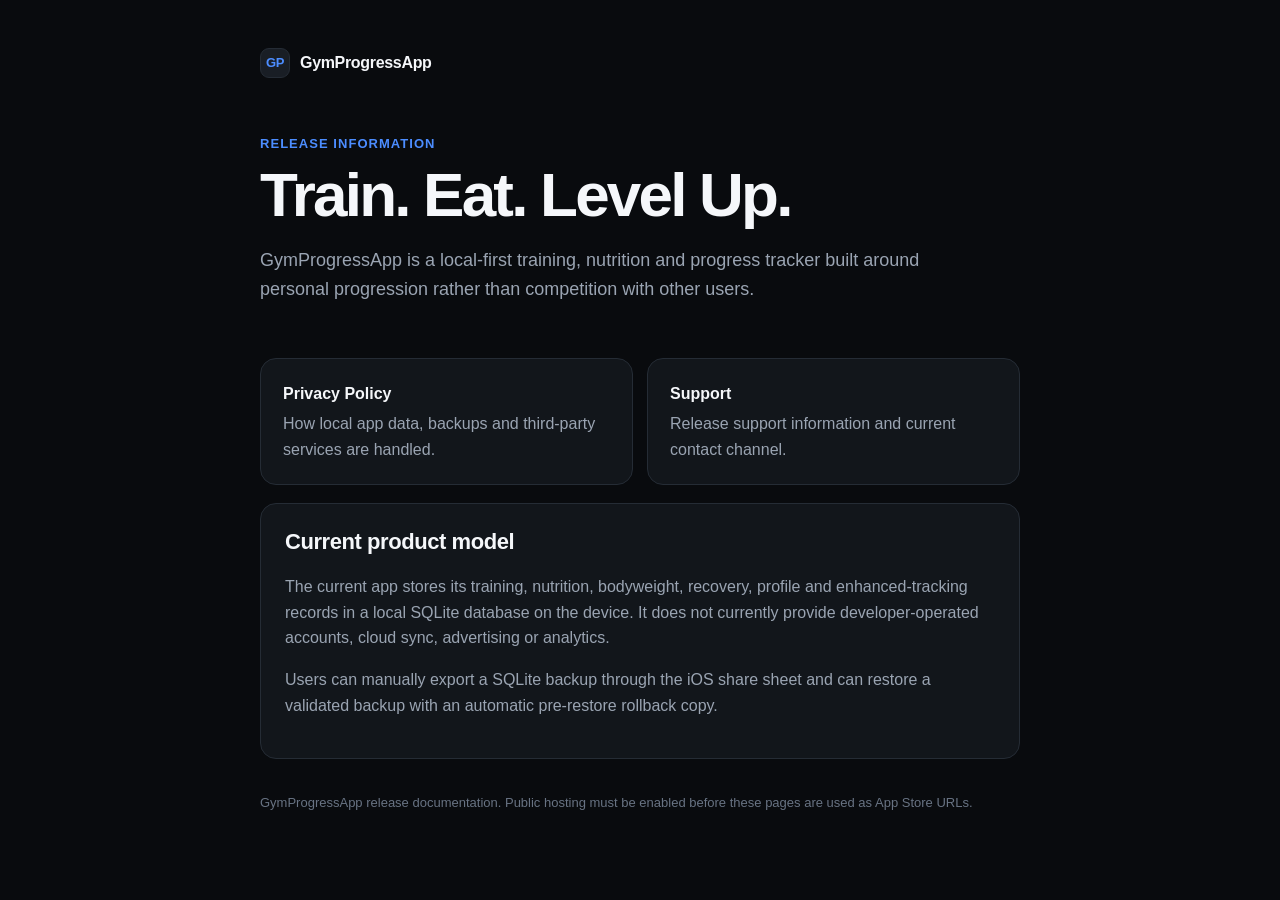
<file: index.html>
<!doctype html>
<html lang="en">
<head>
  <meta charset="utf-8" />
  <meta name="viewport" content="width=device-width, initial-scale=1" />
  <meta name="description" content="GymProgressApp release information, privacy policy and support." />
  <title>GymProgressApp</title>
  <link rel="stylesheet" href="./styles.css" />
</head>
<body>
  <main class="shell">
    <a class="brand" href="./index.html" aria-label="GymProgressApp home">
      <span class="brand-mark">GP</span>
      <span>GymProgressApp</span>
    </a>

    <div class="hero">
      <p class="eyebrow">Release information</p>
      <h1>Train. Eat. Level Up.</h1>
      <p class="lede">
        GymProgressApp is a local-first training, nutrition and progress tracker built around personal progression rather than competition with other users.
      </p>
    </div>

    <div class="grid">
      <a class="card" href="./privacy.html">
        <strong>Privacy Policy</strong>
        <span>How local app data, backups and third-party services are handled.</span>
      </a>
      <a class="card" href="./support.html">
        <strong>Support</strong>
        <span>Release support information and current contact channel.</span>
      </a>
    </div>

    <section>
      <h2>Current product model</h2>
      <p>
        The current app stores its training, nutrition, bodyweight, recovery, profile and enhanced-tracking records in a local SQLite database on the device. It does not currently provide developer-operated accounts, cloud sync, advertising or analytics.
      </p>
      <p>
        Users can manually export a SQLite backup through the iOS share sheet and can restore a validated backup with an automatic pre-restore rollback copy.
      </p>
    </section>

    <footer>
      GymProgressApp release documentation. Public hosting must be enabled before these pages are used as App Store URLs.
    </footer>
  </main>
</body>
</html>
</file>
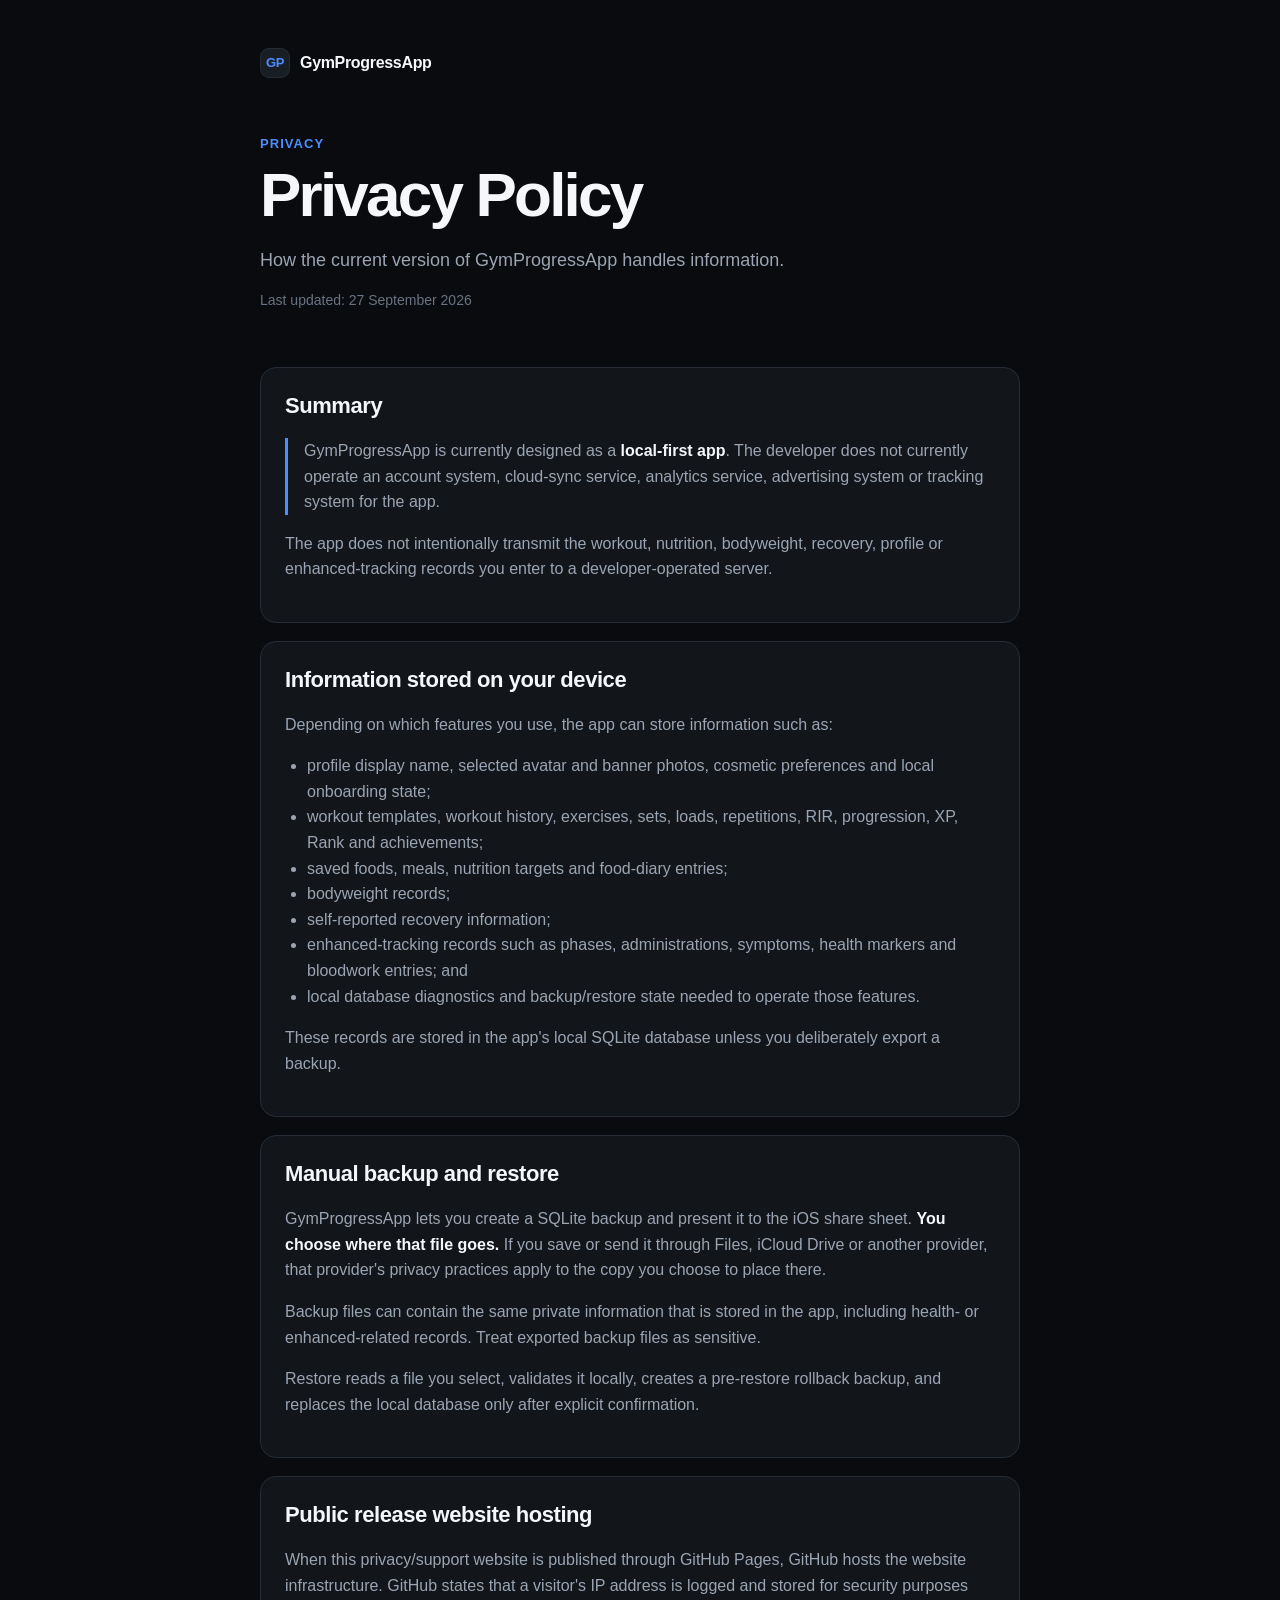
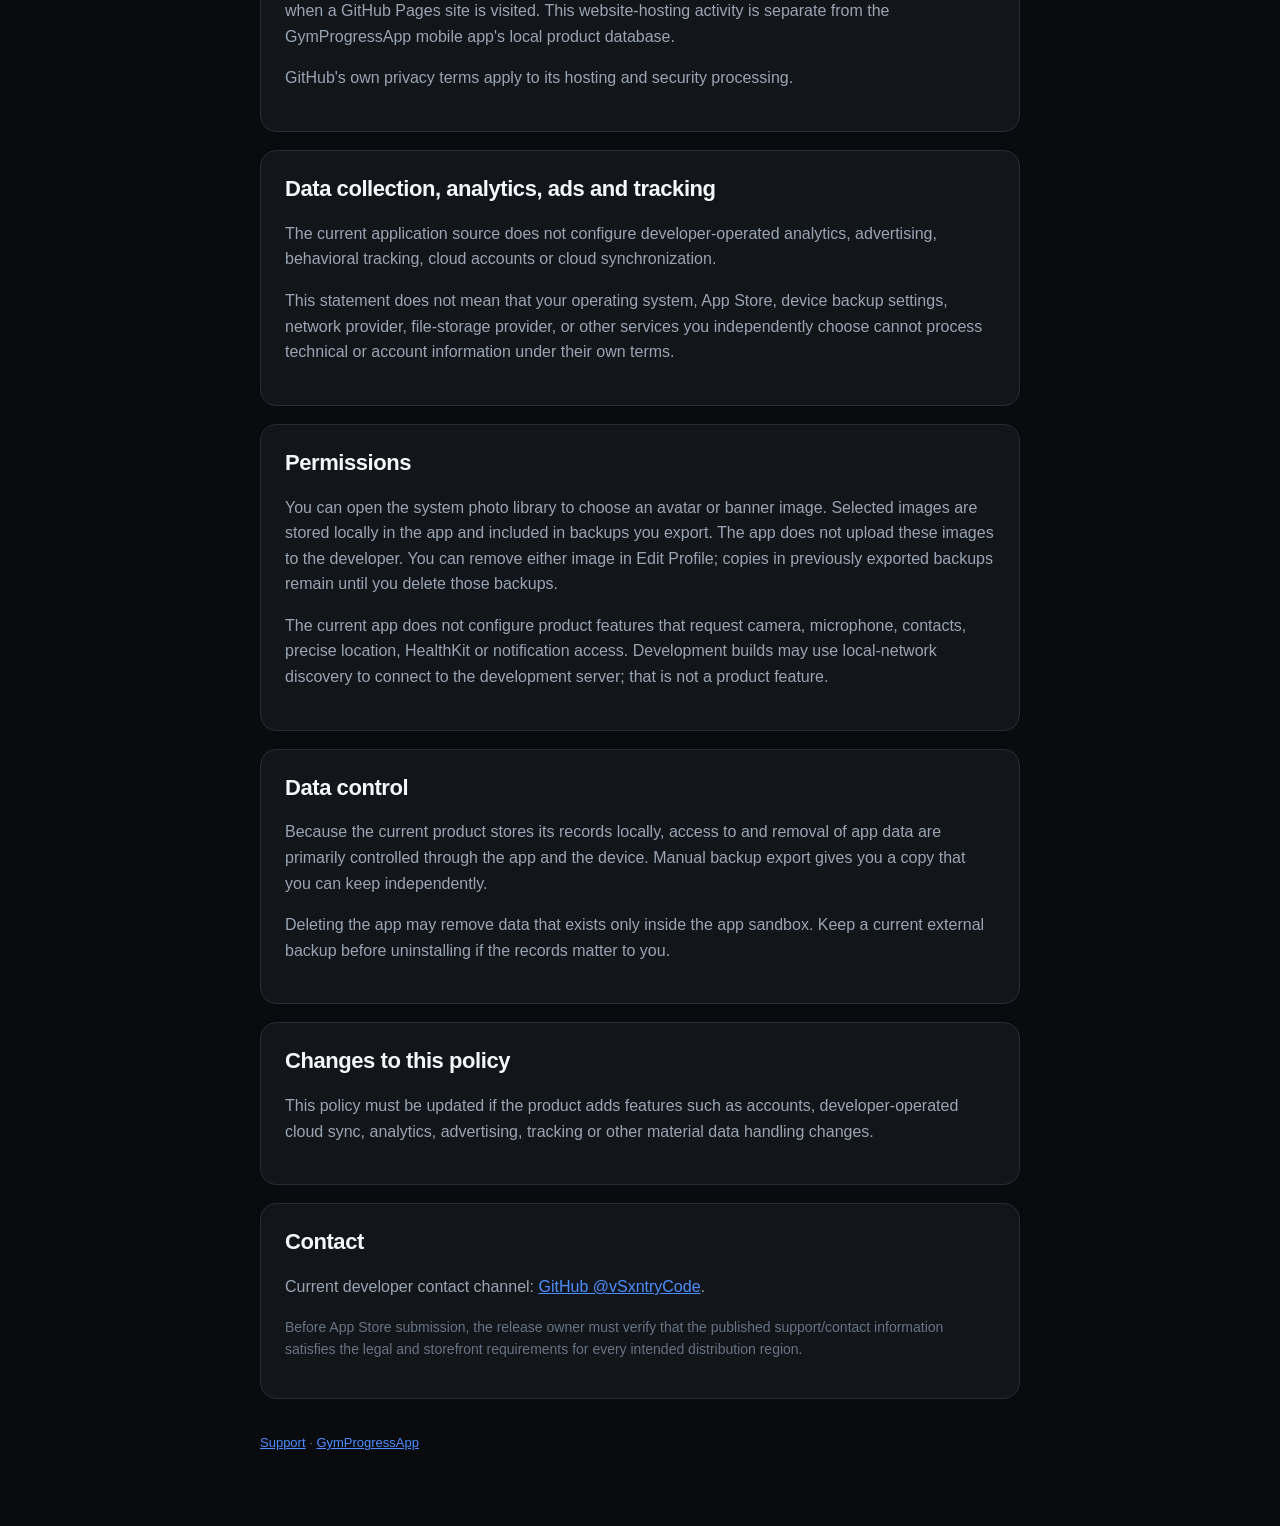
<file: privacy.html>
<!doctype html>
<html lang="en">
<head>
  <meta charset="utf-8" />
  <meta name="viewport" content="width=device-width, initial-scale=1" />
  <meta name="description" content="GymProgressApp Privacy Policy." />
  <title>Privacy Policy — GymProgressApp</title>
  <link rel="stylesheet" href="./styles.css" />
</head>
<body>
  <main class="shell">
    <a class="brand" href="./index.html" aria-label="GymProgressApp home">
      <span class="brand-mark">GP</span>
      <span>GymProgressApp</span>
    </a>

    <div class="hero">
      <p class="eyebrow">Privacy</p>
      <h1>Privacy Policy</h1>
      <p class="lede">How the current version of GymProgressApp handles information.</p>
      <p class="meta">Last updated: 27 September 2026</p>
    </div>

    <section>
      <h2>Summary</h2>
      <p class="notice">
        GymProgressApp is currently designed as a <strong>local-first app</strong>. The developer does not currently operate an account system, cloud-sync service, analytics service, advertising system or tracking system for the app.
      </p>
      <p>
        The app does not intentionally transmit the workout, nutrition, bodyweight, recovery, profile or enhanced-tracking records you enter to a developer-operated server.
      </p>
    </section>

    <section>
      <h2>Information stored on your device</h2>
      <p>Depending on which features you use, the app can store information such as:</p>
      <ul>
        <li>profile display name, selected avatar and banner photos, cosmetic preferences and local onboarding state;</li>
        <li>workout templates, workout history, exercises, sets, loads, repetitions, RIR, progression, XP, Rank and achievements;</li>
        <li>saved foods, meals, nutrition targets and food-diary entries;</li>
        <li>bodyweight records;</li>
        <li>self-reported recovery information;</li>
        <li>enhanced-tracking records such as phases, administrations, symptoms, health markers and bloodwork entries; and</li>
        <li>local database diagnostics and backup/restore state needed to operate those features.</li>
      </ul>
      <p>
        These records are stored in the app's local SQLite database unless you deliberately export a backup.
      </p>
    </section>

    <section>
      <h2>Manual backup and restore</h2>
      <p>
        GymProgressApp lets you create a SQLite backup and present it to the iOS share sheet. <strong>You choose where that file goes.</strong> If you save or send it through Files, iCloud Drive or another provider, that provider's privacy practices apply to the copy you choose to place there.
      </p>
      <p>
        Backup files can contain the same private information that is stored in the app, including health- or enhanced-related records. Treat exported backup files as sensitive.
      </p>
      <p>
        Restore reads a file you select, validates it locally, creates a pre-restore rollback backup, and replaces the local database only after explicit confirmation.
      </p>
    </section>

    <section>
      <h2>Public release website hosting</h2>
      <p>
        When this privacy/support website is published through GitHub Pages, GitHub hosts the website infrastructure. GitHub states that a visitor's IP address is logged and stored for security purposes when a GitHub Pages site is visited. This website-hosting activity is separate from the GymProgressApp mobile app's local product database.
      </p>
      <p>
        GitHub's own privacy terms apply to its hosting and security processing.
      </p>
    </section>

    <section>
      <h2>Data collection, analytics, ads and tracking</h2>
      <p>
        The current application source does not configure developer-operated analytics, advertising, behavioral tracking, cloud accounts or cloud synchronization.
      </p>
      <p>
        This statement does not mean that your operating system, App Store, device backup settings, network provider, file-storage provider, or other services you independently choose cannot process technical or account information under their own terms.
      </p>
    </section>

    <section>
      <h2>Permissions</h2>
      <p>
        You can open the system photo library to choose an avatar or banner image. Selected images are stored locally in the app and included in backups you export. The app does not upload these images to the developer. You can remove either image in Edit Profile; copies in previously exported backups remain until you delete those backups.
      </p>
      <p>
        The current app does not configure product features that request camera, microphone, contacts, precise location, HealthKit or notification access. Development builds may use local-network discovery to connect to the development server; that is not a product feature.
      </p>
    </section>

    <section>
      <h2>Data control</h2>
      <p>
        Because the current product stores its records locally, access to and removal of app data are primarily controlled through the app and the device. Manual backup export gives you a copy that you can keep independently.
      </p>
      <p>
        Deleting the app may remove data that exists only inside the app sandbox. Keep a current external backup before uninstalling if the records matter to you.
      </p>
    </section>

    <section>
      <h2>Changes to this policy</h2>
      <p>
        This policy must be updated if the product adds features such as accounts, developer-operated cloud sync, analytics, advertising, tracking or other material data handling changes.
      </p>
    </section>

    <section>
      <h2>Contact</h2>
      <p>
        Current developer contact channel: <a href="https://github.com/vSxntryCode">GitHub @vSxntryCode</a>.
      </p>
      <p class="meta">
        Before App Store submission, the release owner must verify that the published support/contact information satisfies the legal and storefront requirements for every intended distribution region.
      </p>
    </section>

    <footer>
      <a href="./support.html">Support</a> · <a href="./index.html">GymProgressApp</a>
    </footer>
  </main>
</body>
</html>
</file>
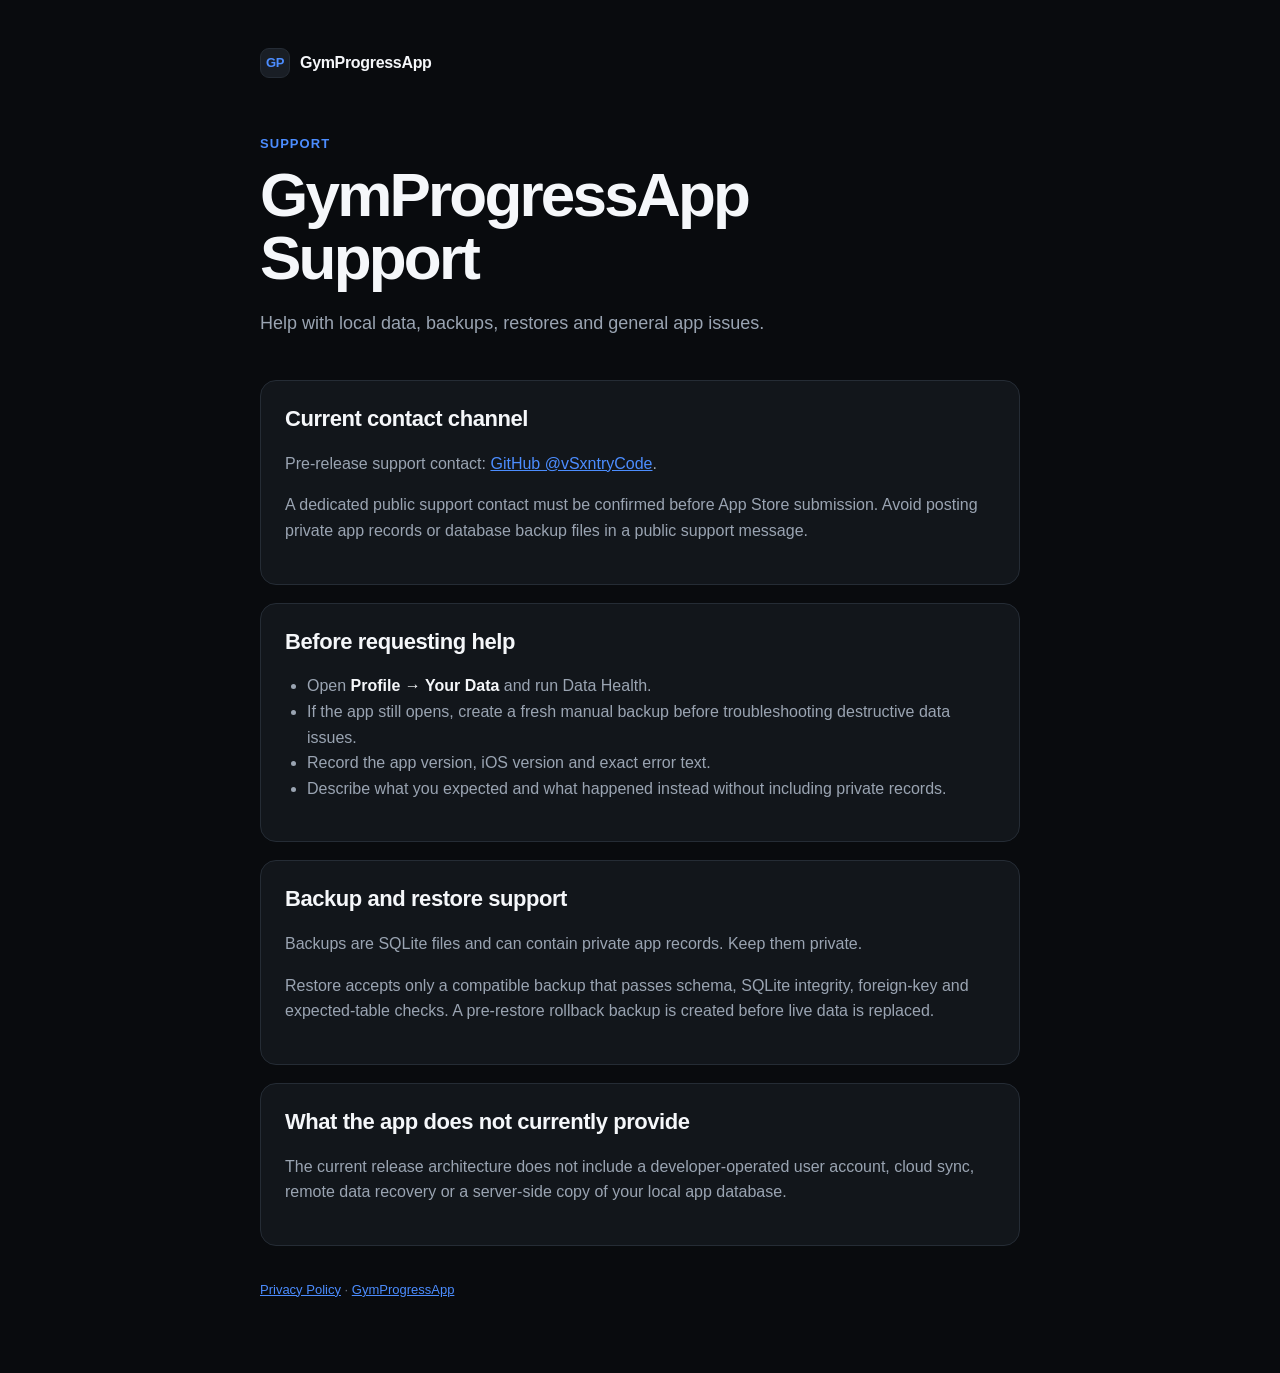
<file: support.html>
<!doctype html>
<html lang="en">
<head>
  <meta charset="utf-8" />
  <meta name="viewport" content="width=device-width, initial-scale=1" />
  <meta name="description" content="GymProgressApp support information." />
  <title>Support — GymProgressApp</title>
  <link rel="stylesheet" href="./styles.css" />
</head>
<body>
  <main class="shell">
    <a class="brand" href="./index.html" aria-label="GymProgressApp home">
      <span class="brand-mark">GP</span>
      <span>GymProgressApp</span>
    </a>

    <div class="hero">
      <p class="eyebrow">Support</p>
      <h1>GymProgressApp Support</h1>
      <p class="lede">Help with local data, backups, restores and general app issues.</p>
    </div>

    <section>
      <h2>Current contact channel</h2>
      <p>
        Pre-release support contact: <a href="https://github.com/vSxntryCode">GitHub @vSxntryCode</a>.
      </p>
      <p>
        A dedicated public support contact must be confirmed before App Store submission. Avoid posting private app records or database backup files in a public support message.
      </p>
    </section>

    <section>
      <h2>Before requesting help</h2>
      <ul>
        <li>Open <strong>Profile → Your Data</strong> and run Data Health.</li>
        <li>If the app still opens, create a fresh manual backup before troubleshooting destructive data issues.</li>
        <li>Record the app version, iOS version and exact error text.</li>
        <li>Describe what you expected and what happened instead without including private records.</li>
      </ul>
    </section>

    <section>
      <h2>Backup and restore support</h2>
      <p>
        Backups are SQLite files and can contain private app records. Keep them private.
      </p>
      <p>
        Restore accepts only a compatible backup that passes schema, SQLite integrity, foreign-key and expected-table checks. A pre-restore rollback backup is created before live data is replaced.
      </p>
    </section>

    <section>
      <h2>What the app does not currently provide</h2>
      <p>
        The current release architecture does not include a developer-operated user account, cloud sync, remote data recovery or a server-side copy of your local app database.
      </p>
    </section>

    <footer>
      <a href="./privacy.html">Privacy Policy</a> · <a href="./index.html">GymProgressApp</a>
    </footer>
  </main>
</body>
</html>
</file>
<file: styles.css>
:root {
  color-scheme: dark;
  --bg: #090B0E;
  --surface: #12161B;
  --elevated: #191E25;
  --border: #252C35;
  --primary: #4C8DFF;
  --text: #F5F7FA;
  --secondary: #9AA4B2;
  --muted: #687383;
  --success: #38C976;
}

* { box-sizing: border-box; }

html { background: var(--bg); }

body {
  margin: 0;
  min-height: 100vh;
  background: var(--bg);
  color: var(--text);
  font-family: Inter, ui-sans-serif, -apple-system, BlinkMacSystemFont, "Segoe UI", sans-serif;
  line-height: 1.6;
}

a { color: var(--primary); }

a:focus-visible {
  outline: 3px solid var(--primary);
  outline-offset: 3px;
  border-radius: 4px;
}

.shell {
  width: min(760px, calc(100% - 32px));
  margin: 0 auto;
  padding: 48px 0 72px;
}

.brand {
  display: inline-flex;
  align-items: center;
  gap: 10px;
  color: var(--text);
  text-decoration: none;
  font-weight: 800;
  letter-spacing: -0.02em;
}

.brand-mark {
  width: 30px;
  height: 30px;
  display: grid;
  place-items: center;
  border: 1px solid var(--border);
  border-radius: 9px;
  background: var(--elevated);
  color: var(--primary);
  font-size: 13px;
}

.hero { padding: 56px 0 24px; }

.eyebrow {
  margin: 0 0 8px;
  color: var(--primary);
  font-size: 13px;
  font-weight: 700;
  letter-spacing: 0.08em;
  text-transform: uppercase;
}

h1 {
  margin: 0;
  max-width: 700px;
  font-size: clamp(36px, 7vw, 62px);
  line-height: 1.02;
  letter-spacing: -0.045em;
}

.lede {
  max-width: 660px;
  margin: 20px 0 0;
  color: var(--secondary);
  font-size: 18px;
}

.grid {
  display: grid;
  grid-template-columns: repeat(2, minmax(0, 1fr));
  gap: 14px;
  margin-top: 30px;
}

.card, section {
  border: 1px solid var(--border);
  border-radius: 16px;
  background: var(--surface);
}

.card {
  display: block;
  padding: 22px;
  color: inherit;
  text-decoration: none;
}

.card:hover { border-color: #384352; }

.card strong { display: block; margin-bottom: 5px; }

.card span { color: var(--secondary); }

section {
  margin-top: 18px;
  padding: 24px;
}

h2, h3 {
  margin-top: 0;
  line-height: 1.25;
  letter-spacing: -0.02em;
}

h2 { font-size: 22px; }

h3 {
  margin-top: 24px;
  margin-bottom: 6px;
  font-size: 17px;
}

p, li { color: var(--secondary); }

strong { color: var(--text); }

ul { padding-left: 22px; }

.meta {
  color: var(--muted);
  font-size: 14px;
}

.notice {
  border-left: 3px solid var(--primary);
  padding-left: 16px;
}

.good { color: var(--success); }

footer {
  margin-top: 34px;
  color: var(--muted);
  font-size: 13px;
}

@media (max-width: 620px) {
  .shell { padding-top: 28px; }
  .hero { padding-top: 38px; }
  .grid { grid-template-columns: 1fr; }
  section { padding: 20px; }
}
</file>
